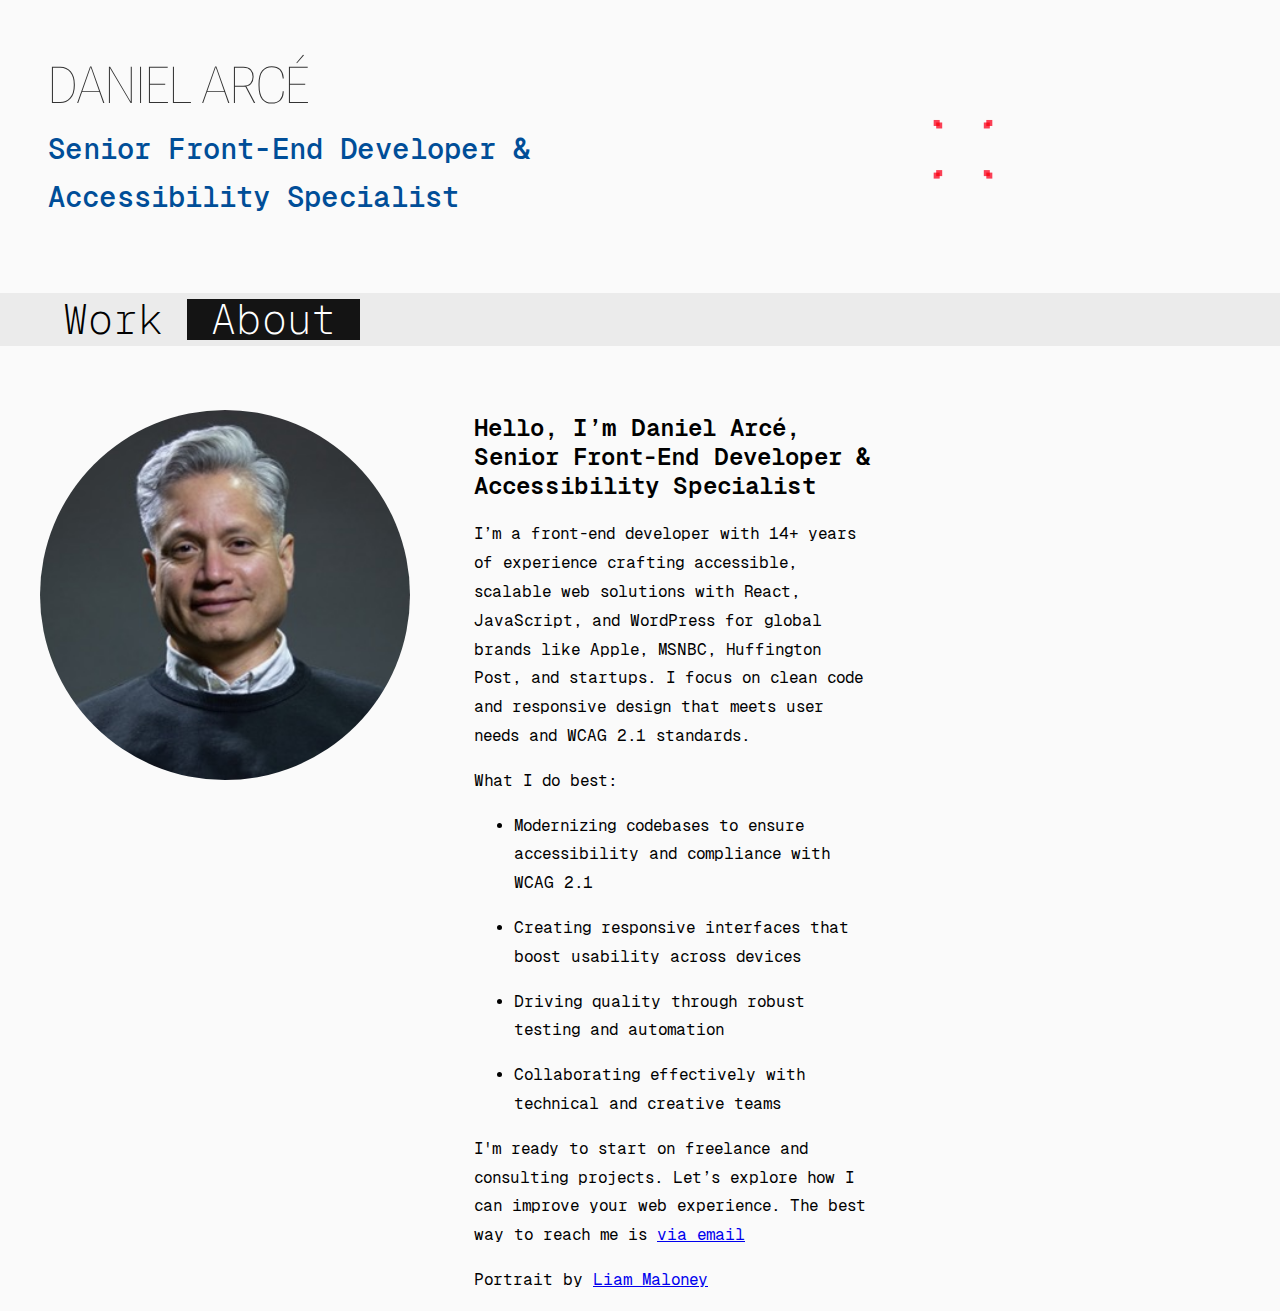
<file: about.html>
<!DOCTYPE html><html><head><meta charSet="utf-8"/><meta name="viewport" content="width=device-width"/><link rel="icon" href="/favicon.ico" sizes="16x16"/><link rel="icon" href="/favicon-32x32.png" sizes="32x32"/><link rel="icon" href="/favicon-96x96.png" sizes="96x96"/><link rel="apple-touch-icon" href="/apple-icon-180x180.png"/><meta name="next-head-count" content="6"/><link rel="preload" href="/_next/static/css/38bb14138ee71531.css" as="style" crossorigin=""/><link rel="stylesheet" href="/_next/static/css/38bb14138ee71531.css" crossorigin="" data-n-g=""/><link rel="preload" href="/_next/static/css/f42bcc187204a9f2.css" as="style" crossorigin=""/><link rel="stylesheet" href="/_next/static/css/f42bcc187204a9f2.css" crossorigin="" data-n-p=""/><noscript data-n-css=""></noscript><script defer="" crossorigin="" nomodule="" src="/_next/static/chunks/polyfills-c67a75d1b6f99dc8.js"></script><script src="/_next/static/chunks/webpack-515c9de819b787de.js" defer="" crossorigin=""></script><script src="/_next/static/chunks/framework-00e781f7ad5fefd0.js" defer="" crossorigin=""></script><script src="/_next/static/chunks/main-b0a179ea4c8720b8.js" defer="" crossorigin=""></script><script src="/_next/static/chunks/pages/_app-22c0511c89242553.js" defer="" crossorigin=""></script><script src="/_next/static/chunks/pages/about-ed6e23dc472a5526.js" defer="" crossorigin=""></script><script src="/_next/static/b9NpMGDtZFK-tZ-mIKVgr/_buildManifest.js" defer="" crossorigin=""></script><script src="/_next/static/b9NpMGDtZFK-tZ-mIKVgr/_ssgManifest.js" defer="" crossorigin=""></script></head><body><div id="__next"><script async="" src="https://www.googletagmanager.com/gtag/js?id=G-MHTZJGSKZL"></script><script>window.dataLayer = window.dataLayer || [];
                        function gtag(){dataLayer.push(arguments);}
                        gtag('js', new Date());
                        gtag('config', 'G-MHTZJGSKZL');
                        </script><div class="base__typography base__palette theme--default layout"><header class="Header_header__r9N9Y header"><section class="marquee"><div class="Header_masthead__VWnSg"><h1 class="Header_title__LrRDp" style="font-variation-settings:&quot;GRAD&quot; 0, &quot;wght&quot; 0">Daniel Arcé</h1><h2 class="Header_subtitle__dc5o2">Senior Front-End Developer &amp; Accessibility Specialist</h2></div><section class="Header_decoration__2_E9t"><div class="Cube_cube__DDwzQ "><div class="info"></div></div></section></section><nav class="Nav_nav__XUmSh nav" aria-label="Daniel Arcé"><ul><li role="button" aria-label="work" data-path="/" tabindex="0">work</li><li role="button" aria-label="about" data-path="about" tabindex="0">about</li><div class="Nav_slider__7Nzqx"></div></ul></nav></header><main class="content aboutPage_about__q5_R_"><aside class="aboutPage_aside__TxkPu"><figure class="aboutPage_headshot__yOMGL"><img src="/images/headshot-6-300.jpg" alt="Daniel Arcé, portrait by Liam Maloney"/></figure></aside><article class="aboutPage_source__kSvER"><h2>Hello, I’m Daniel Arcé,<br/>Senior Front-End Developer &amp; Accessibility Specialist</h2>
<p>I’m a front-end developer with 14+ years of experience crafting accessible, scalable web solutions with React, JavaScript, and WordPress for global brands like Apple, MSNBC, Huffington Post, and startups. I focus on clean code and responsive design that meets user needs and WCAG 2.1 standards.</p>
<p>What I do best:</p>
<ul>
<li>
<p>Modernizing codebases to ensure accessibility and compliance with WCAG 2.1</p>
</li>
<li>
<p>Creating responsive interfaces that boost usability across devices</p>
</li>
<li>
<p>Driving quality through robust testing and automation</p>
</li>
<li>
<p>Collaborating effectively with technical and creative teams</p>
</li>
</ul>
<p>I&#x27;m ready to start on freelance and consulting projects. Let’s explore how I can improve your web experience.
The best way to reach me is <a href="mailto:daniel.arce@gmail.com">via email</a></p>
<p>Portrait by <a href="https://www.liammaloneyphotos.com/">Liam Maloney</a></p></article></main></div></div><script id="__NEXT_DATA__" type="application/json" crossorigin="">{"props":{"pageProps":{"aboutData":[{"slug":"about","metaData":{"images":[{"src":"headshot-6-300.jpg","alt":"Daniel Arcé, portrait by Liam Maloney"}]},"mdxSource":{"compiledSource":"/*@jsxRuntime automatic @jsxImportSource react*/\nconst {Fragment: _Fragment, jsx: _jsx, jsxs: _jsxs} = arguments[0];\nconst {useMDXComponents: _provideComponents} = arguments[0];\nfunction _createMdxContent(props) {\n  const _components = Object.assign({\n    p: \"p\",\n    ul: \"ul\",\n    li: \"li\",\n    a: \"a\"\n  }, _provideComponents(), props.components);\n  return _jsxs(_Fragment, {\n    children: [_jsxs(\"h2\", {\n      children: [\"Hello, I’m Daniel Arcé,\", _jsx(\"br\", {}), \"Senior Front-End Developer \u0026 Accessibility Specialist\"]\n    }), \"\\n\", _jsx(_components.p, {\n      children: \"I’m a front-end developer with 14+ years of experience crafting accessible, scalable web solutions with React, JavaScript, and WordPress for global brands like Apple, MSNBC, Huffington Post, and startups. I focus on clean code and responsive design that meets user needs and WCAG 2.1 standards.\"\n    }), \"\\n\", _jsx(_components.p, {\n      children: \"What I do best:\"\n    }), \"\\n\", _jsxs(_components.ul, {\n      children: [\"\\n\", _jsxs(_components.li, {\n        children: [\"\\n\", _jsx(_components.p, {\n          children: \"Modernizing codebases to ensure accessibility and compliance with WCAG 2.1\"\n        }), \"\\n\"]\n      }), \"\\n\", _jsxs(_components.li, {\n        children: [\"\\n\", _jsx(_components.p, {\n          children: \"Creating responsive interfaces that boost usability across devices\"\n        }), \"\\n\"]\n      }), \"\\n\", _jsxs(_components.li, {\n        children: [\"\\n\", _jsx(_components.p, {\n          children: \"Driving quality through robust testing and automation\"\n        }), \"\\n\"]\n      }), \"\\n\", _jsxs(_components.li, {\n        children: [\"\\n\", _jsx(_components.p, {\n          children: \"Collaborating effectively with technical and creative teams\"\n        }), \"\\n\"]\n      }), \"\\n\"]\n    }), \"\\n\", _jsxs(_components.p, {\n      children: [\"I'm ready to start on freelance and consulting projects. Let’s explore how I can improve your web experience.\\nThe best way to reach me is \", _jsx(\"a\", {\n        href: \"mailto:daniel.arce@gmail.com\",\n        children: \"via email\"\n      })]\n    }), \"\\n\", _jsxs(_components.p, {\n      children: [\"Portrait by \", _jsx(_components.a, {\n        href: \"https://www.liammaloneyphotos.com/\",\n        children: \"Liam Maloney\"\n      })]\n    })]\n  });\n}\nfunction MDXContent(props = {}) {\n  const {wrapper: MDXLayout} = Object.assign({}, _provideComponents(), props.components);\n  return MDXLayout ? _jsx(MDXLayout, Object.assign({}, props, {\n    children: _jsx(_createMdxContent, props)\n  })) : _createMdxContent(props);\n}\nreturn {\n  default: MDXContent\n};\n","frontmatter":{},"scope":{}},"index":null}],"headerData":[{"slug":"masthead","metaData":{"title":"Daniel Arcé","subtitle":"Senior Front-End Developer \u0026 Accessibility Specialist"},"mdxSource":{"compiledSource":"/*@jsxRuntime automatic @jsxImportSource react*/\nconst {Fragment: _Fragment, jsx: _jsx} = arguments[0];\nconst {useMDXComponents: _provideComponents} = arguments[0];\nfunction _createMdxContent(props) {\n  return _jsx(_Fragment, {});\n}\nfunction MDXContent(props = {}) {\n  const {wrapper: MDXLayout} = Object.assign({}, _provideComponents(), props.components);\n  return MDXLayout ? _jsx(MDXLayout, Object.assign({}, props, {\n    children: _jsx(_createMdxContent, props)\n  })) : _createMdxContent(props);\n}\nreturn {\n  default: MDXContent\n};\n","frontmatter":{},"scope":{}},"index":null}]},"__N_SSG":true},"page":"/about","query":{},"buildId":"b9NpMGDtZFK-tZ-mIKVgr","isFallback":false,"gsp":true,"scriptLoader":[]}</script></body></html>
</file>
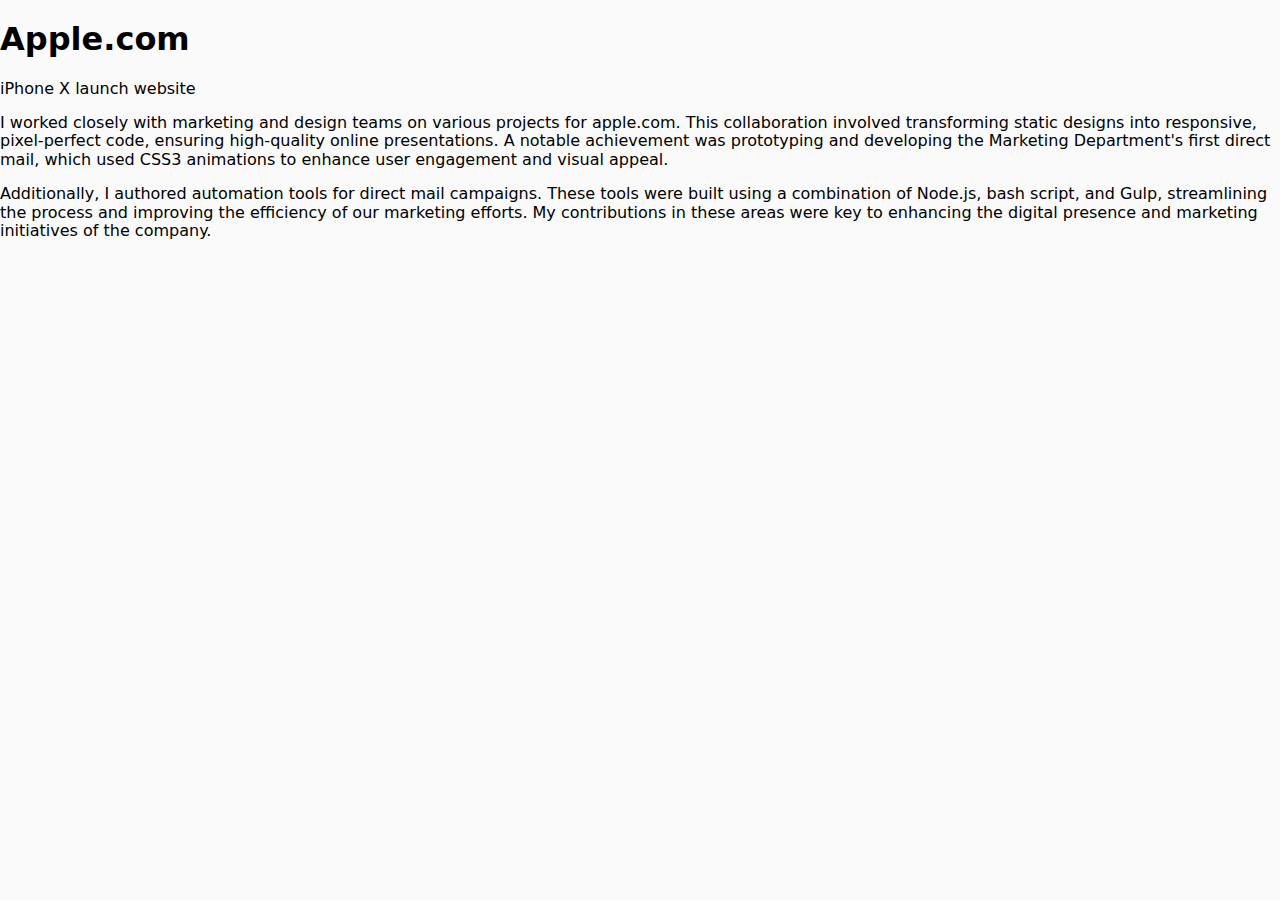
<file: apple.html>
<!DOCTYPE html><html><head><meta charSet="utf-8"/><meta name="viewport" content="width=device-width"/><link rel="icon" href="/favicon.ico" sizes="16x16"/><link rel="icon" href="/favicon-32x32.png" sizes="32x32"/><link rel="icon" href="/favicon-96x96.png" sizes="96x96"/><link rel="apple-touch-icon" href="/apple-icon-180x180.png"/><meta name="next-head-count" content="6"/><link rel="preload" href="/_next/static/css/38bb14138ee71531.css" as="style" crossorigin=""/><link rel="stylesheet" href="/_next/static/css/38bb14138ee71531.css" crossorigin="" data-n-g=""/><noscript data-n-css=""></noscript><script defer="" crossorigin="" nomodule="" src="/_next/static/chunks/polyfills-c67a75d1b6f99dc8.js"></script><script src="/_next/static/chunks/webpack-515c9de819b787de.js" defer="" crossorigin=""></script><script src="/_next/static/chunks/framework-00e781f7ad5fefd0.js" defer="" crossorigin=""></script><script src="/_next/static/chunks/main-b0a179ea4c8720b8.js" defer="" crossorigin=""></script><script src="/_next/static/chunks/pages/_app-22c0511c89242553.js" defer="" crossorigin=""></script><script src="/_next/static/chunks/pages/%5Bslug%5D-2942ec7724c825f3.js" defer="" crossorigin=""></script><script src="/_next/static/b9NpMGDtZFK-tZ-mIKVgr/_buildManifest.js" defer="" crossorigin=""></script><script src="/_next/static/b9NpMGDtZFK-tZ-mIKVgr/_ssgManifest.js" defer="" crossorigin=""></script></head><body><div id="__next"><script async="" src="https://www.googletagmanager.com/gtag/js?id=G-MHTZJGSKZL"></script><script>window.dataLayer = window.dataLayer || [];
                        function gtag(){dataLayer.push(arguments);}
                        gtag('js', new Date());
                        gtag('config', 'G-MHTZJGSKZL');
                        </script><h1>Apple.com</h1><p>iPhone X launch website</p><p></p><p>I worked closely with marketing and design teams on various projects for apple.com.
This collaboration involved transforming static designs into responsive, pixel-perfect code, ensuring high-quality online presentations.
A notable achievement was prototyping and developing the Marketing Department&#x27;s first direct mail, which used CSS3 animations to enhance user engagement and visual appeal.</p>
<p>Additionally, I authored automation tools for direct mail campaigns.
These tools were built using a combination of Node.js, bash script, and Gulp, streamlining the process and improving the efficiency of our marketing efforts. My contributions in these areas were key to enhancing the digital presence and marketing initiatives of the company.</p></div><script id="__NEXT_DATA__" type="application/json" crossorigin="">{"props":{"pageProps":{"metaData":{"index":40,"year":2017,"title":"Apple.com","subtitle":"iPhone X launch website","description":null,"details":"iPhone X launch website","links":[{"url":"https://web.archive.org/web/20180101231024/https://www.apple.com/iphone-x/","label":"iPhone X website archive"}],"images":[{"src":"iphonex.png","alt":"iPhone X launch, November 2017"}],"tags":["Front-end","Sass","Javascript","Node.js","bash","Gulp"]},"mdxSource":{"compiledSource":"/*@jsxRuntime automatic @jsxImportSource react*/\nconst {Fragment: _Fragment, jsx: _jsx, jsxs: _jsxs} = arguments[0];\nconst {useMDXComponents: _provideComponents} = arguments[0];\nfunction _createMdxContent(props) {\n  const _components = Object.assign({\n    p: \"p\"\n  }, _provideComponents(), props.components);\n  return _jsxs(_Fragment, {\n    children: [_jsx(_components.p, {\n      children: \"I worked closely with marketing and design teams on various projects for apple.com.\\nThis collaboration involved transforming static designs into responsive, pixel-perfect code, ensuring high-quality online presentations.\\nA notable achievement was prototyping and developing the Marketing Department's first direct mail, which used CSS3 animations to enhance user engagement and visual appeal.\"\n    }), \"\\n\", _jsx(_components.p, {\n      children: \"Additionally, I authored automation tools for direct mail campaigns.\\nThese tools were built using a combination of Node.js, bash script, and Gulp, streamlining the process and improving the efficiency of our marketing efforts. My contributions in these areas were key to enhancing the digital presence and marketing initiatives of the company.\"\n    })]\n  });\n}\nfunction MDXContent(props = {}) {\n  const {wrapper: MDXLayout} = Object.assign({}, _provideComponents(), props.components);\n  return MDXLayout ? _jsx(MDXLayout, Object.assign({}, props, {\n    children: _jsx(_createMdxContent, props)\n  })) : _createMdxContent(props);\n}\nreturn {\n  default: MDXContent\n};\n","frontmatter":{},"scope":{}}},"__N_SSG":true},"page":"/[slug]","query":{"slug":"apple"},"buildId":"b9NpMGDtZFK-tZ-mIKVgr","isFallback":false,"gsp":true,"scriptLoader":[]}</script></body></html>
</file>
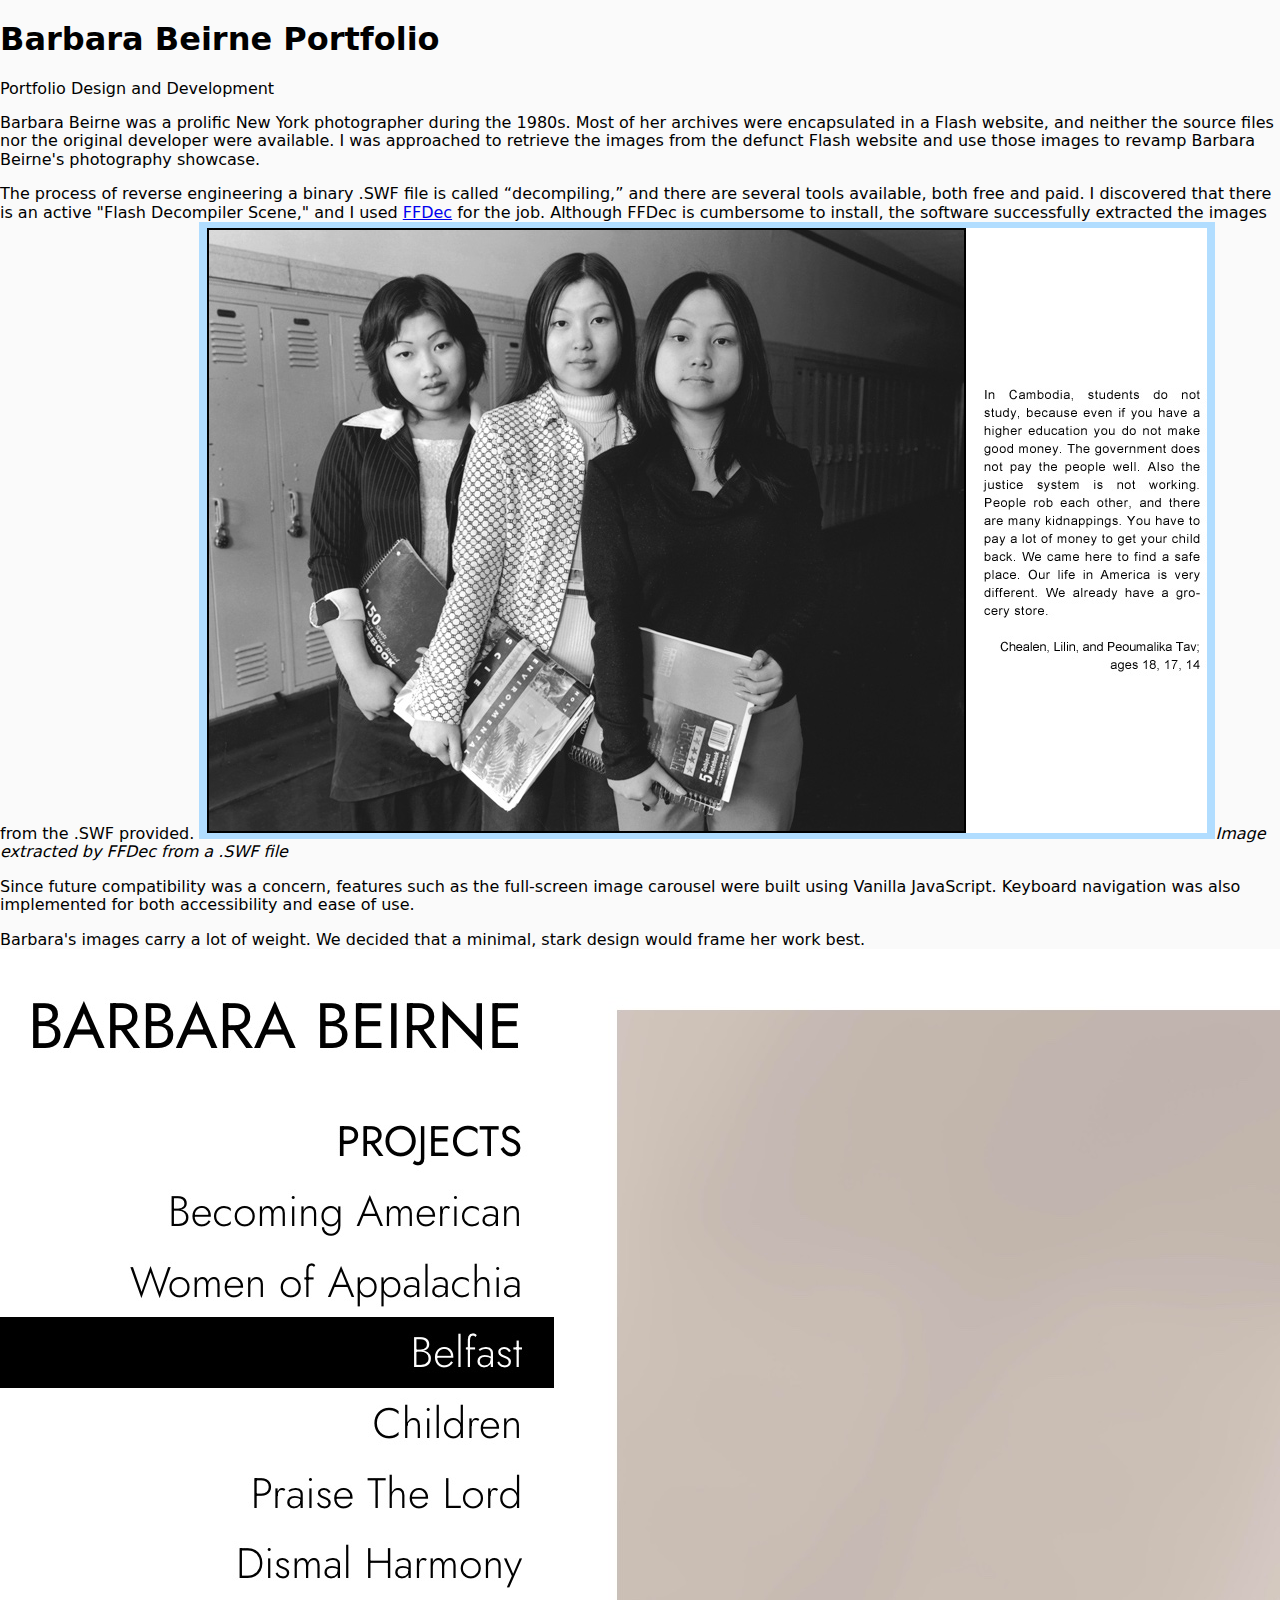
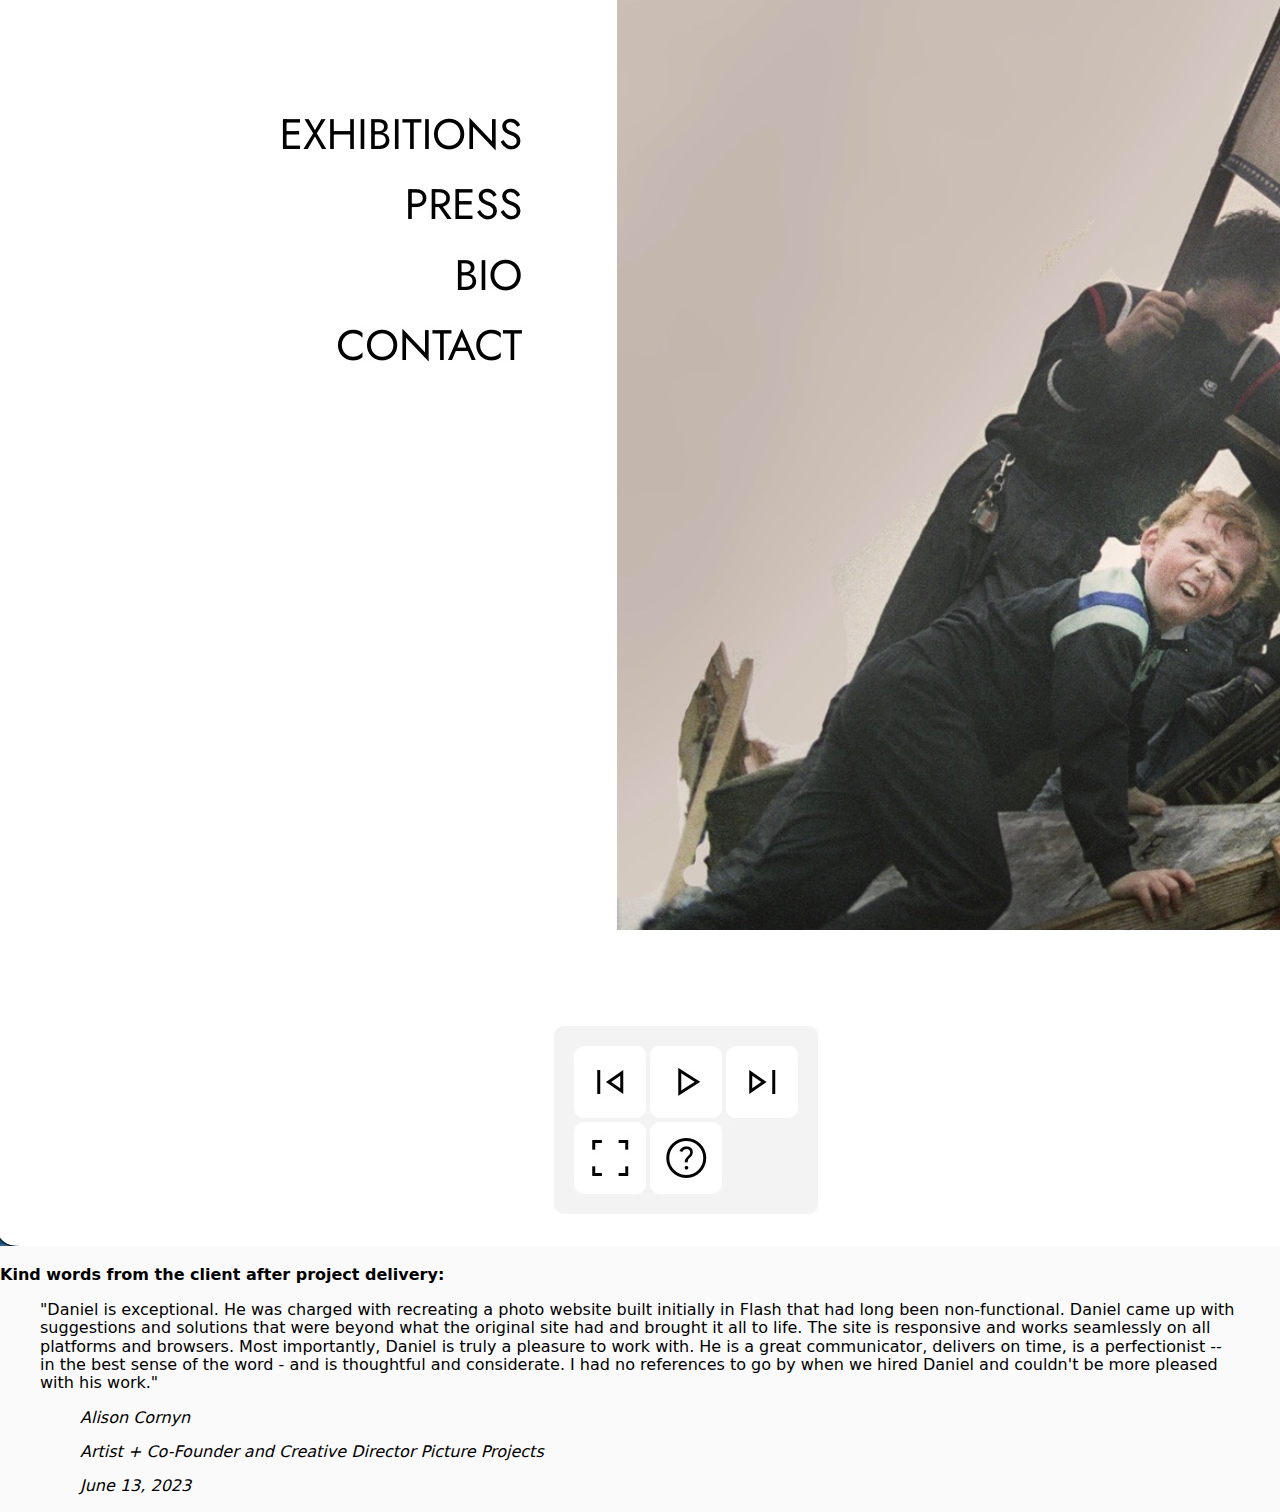
<file: barbarabeirne.html>
<!DOCTYPE html><html><head><meta charSet="utf-8"/><meta name="viewport" content="width=device-width"/><link rel="icon" href="/favicon.ico" sizes="16x16"/><link rel="icon" href="/favicon-32x32.png" sizes="32x32"/><link rel="icon" href="/favicon-96x96.png" sizes="96x96"/><link rel="apple-touch-icon" href="/apple-icon-180x180.png"/><meta name="next-head-count" content="6"/><link rel="preload" href="/_next/static/css/38bb14138ee71531.css" as="style" crossorigin=""/><link rel="stylesheet" href="/_next/static/css/38bb14138ee71531.css" crossorigin="" data-n-g=""/><noscript data-n-css=""></noscript><script defer="" crossorigin="" nomodule="" src="/_next/static/chunks/polyfills-c67a75d1b6f99dc8.js"></script><script src="/_next/static/chunks/webpack-515c9de819b787de.js" defer="" crossorigin=""></script><script src="/_next/static/chunks/framework-00e781f7ad5fefd0.js" defer="" crossorigin=""></script><script src="/_next/static/chunks/main-b0a179ea4c8720b8.js" defer="" crossorigin=""></script><script src="/_next/static/chunks/pages/_app-22c0511c89242553.js" defer="" crossorigin=""></script><script src="/_next/static/chunks/pages/%5Bslug%5D-2942ec7724c825f3.js" defer="" crossorigin=""></script><script src="/_next/static/b9NpMGDtZFK-tZ-mIKVgr/_buildManifest.js" defer="" crossorigin=""></script><script src="/_next/static/b9NpMGDtZFK-tZ-mIKVgr/_ssgManifest.js" defer="" crossorigin=""></script></head><body><div id="__next"><script async="" src="https://www.googletagmanager.com/gtag/js?id=G-MHTZJGSKZL"></script><script>window.dataLayer = window.dataLayer || [];
                        function gtag(){dataLayer.push(arguments);}
                        gtag('js', new Date());
                        gtag('config', 'G-MHTZJGSKZL');
                        </script><h1>Barbara Beirne Portfolio</h1><p>Portfolio Design and Development</p><p></p><p>Barbara Beirne was a prolific New York photographer during the 1980s. Most of her archives were encapsulated in a Flash website, and neither the source files nor the original developer were available.
I was approached to retrieve the images from the defunct Flash website and use those images to revamp Barbara Beirne&#x27;s photography showcase.</p>
<p>The process of reverse engineering a binary .SWF file is called “decompiling,” and there are several tools available, both free and paid.
I discovered that there is an active &quot;Flash Decompiler Scene,&quot; and I used <a href="https://blog.free-decompiler.com/">FFDec</a> for the job.
Although FFDec is cumbersome to install, the software successfully extracted the images from the .SWF provided. <img src="images/barbara-beirne-extracted-image.png" alt="Black and white image image of three Cambodian teens standing in front of high school lockers"/><em>Image extracted by FFDec from a .SWF file</em></p>
<p>Since future compatibility was a concern, features such as the full-screen image carousel were built using Vanilla JavaScript. Keyboard navigation was also implemented for both accessibility and ease of use.</p>
<p>Barbara&#x27;s images carry a lot of weight. We decided that a minimal, stark design would frame her work best.
<img src="images/barbara-beirne-custom-carousel-belfast-8.jpg" alt="A group of children are climbing on a large pile of debris, one of them is waving the Ulster Banner. Image by Barbara Beirne"/></p>
<p><strong>Kind words from the client after project delivery:</strong></p>
<blockquote>
<p>&quot;Daniel is exceptional. He was charged with recreating a photo website built initially in Flash that had long been non-functional.
Daniel came up with suggestions and solutions that were beyond what the original site had and brought it all to life.
The site is responsive and works seamlessly on all platforms and browsers.
Most importantly, Daniel is truly a pleasure to work with. He is a great communicator, delivers on time, is a perfectionist -- in the best sense of the word - and is thoughtful and considerate.
I had no references to go by when we hired Daniel and couldn&#x27;t be more pleased with his work.&quot;</p>
<blockquote>
<p><em>Alison Cornyn</em></p>
</blockquote>
</blockquote>
<blockquote>
<blockquote>
<p><em>Artist + Co-Founder and Creative Director Picture Projects</em></p>
</blockquote>
</blockquote>
<blockquote>
<blockquote>
<p><em>June 13, 2023</em></p>
</blockquote>
</blockquote></div><script id="__NEXT_DATA__" type="application/json" crossorigin="">{"props":{"pageProps":{"metaData":{"index":20,"year":2023,"title":"Barbara Beirne Portfolio","subtitle":"Portfolio Design and Development","description":null,"details":"Redesign and develop a new site with assets rescued from a legacy Flash website.","links":[{"url":"http://barbarabeirne.com/","label":"Launch Project"}],"images":[{"src":"barbara-beirne.jpg","alt":"A boy holding a rock to his ear. Image by Barbara Beirne"}],"tags":["Front-end","Javascript"]},"mdxSource":{"compiledSource":"/*@jsxRuntime automatic @jsxImportSource react*/\nconst {Fragment: _Fragment, jsx: _jsx, jsxs: _jsxs} = arguments[0];\nconst {useMDXComponents: _provideComponents} = arguments[0];\nfunction _createMdxContent(props) {\n  const _components = Object.assign({\n    p: \"p\",\n    a: \"a\",\n    img: \"img\",\n    em: \"em\",\n    strong: \"strong\",\n    blockquote: \"blockquote\"\n  }, _provideComponents(), props.components);\n  return _jsxs(_Fragment, {\n    children: [_jsx(_components.p, {\n      children: \"Barbara Beirne was a prolific New York photographer during the 1980s. Most of her archives were encapsulated in a Flash website, and neither the source files nor the original developer were available.\\nI was approached to retrieve the images from the defunct Flash website and use those images to revamp Barbara Beirne's photography showcase.\"\n    }), \"\\n\", _jsxs(_components.p, {\n      children: [\"The process of reverse engineering a binary .SWF file is called “decompiling,” and there are several tools available, both free and paid.\\nI discovered that there is an active \\\"Flash Decompiler Scene,\\\" and I used \", _jsx(_components.a, {\n        href: \"https://blog.free-decompiler.com/\",\n        children: \"FFDec\"\n      }), \" for the job.\\nAlthough FFDec is cumbersome to install, the software successfully extracted the images from the .SWF provided. \", _jsx(_components.img, {\n        src: \"images/barbara-beirne-extracted-image.png\",\n        alt: \"Black and white image image of three Cambodian teens standing in front of high school lockers\"\n      }), _jsx(_components.em, {\n        children: \"Image extracted by FFDec from a .SWF file\"\n      })]\n    }), \"\\n\", _jsx(_components.p, {\n      children: \"Since future compatibility was a concern, features such as the full-screen image carousel were built using Vanilla JavaScript. Keyboard navigation was also implemented for both accessibility and ease of use.\"\n    }), \"\\n\", _jsxs(_components.p, {\n      children: [\"Barbara's images carry a lot of weight. We decided that a minimal, stark design would frame her work best.\\n\", _jsx(_components.img, {\n        src: \"images/barbara-beirne-custom-carousel-belfast-8.jpg\",\n        alt: \"A group of children are climbing on a large pile of debris, one of them is waving the Ulster Banner. Image by Barbara Beirne\"\n      })]\n    }), \"\\n\", _jsx(_components.p, {\n      children: _jsx(_components.strong, {\n        children: \"Kind words from the client after project delivery:\"\n      })\n    }), \"\\n\", _jsxs(_components.blockquote, {\n      children: [\"\\n\", _jsx(_components.p, {\n        children: \"\\\"Daniel is exceptional. He was charged with recreating a photo website built initially in Flash that had long been non-functional.\\nDaniel came up with suggestions and solutions that were beyond what the original site had and brought it all to life.\\nThe site is responsive and works seamlessly on all platforms and browsers.\\nMost importantly, Daniel is truly a pleasure to work with. He is a great communicator, delivers on time, is a perfectionist -- in the best sense of the word - and is thoughtful and considerate.\\nI had no references to go by when we hired Daniel and couldn't be more pleased with his work.\\\"\"\n      }), \"\\n\", _jsxs(_components.blockquote, {\n        children: [\"\\n\", _jsx(_components.p, {\n          children: _jsx(_components.em, {\n            children: \"Alison Cornyn\"\n          })\n        }), \"\\n\"]\n      }), \"\\n\"]\n    }), \"\\n\", _jsxs(_components.blockquote, {\n      children: [\"\\n\", _jsxs(_components.blockquote, {\n        children: [\"\\n\", _jsx(_components.p, {\n          children: _jsx(_components.em, {\n            children: \"Artist + Co-Founder and Creative Director Picture Projects\"\n          })\n        }), \"\\n\"]\n      }), \"\\n\"]\n    }), \"\\n\", _jsxs(_components.blockquote, {\n      children: [\"\\n\", _jsxs(_components.blockquote, {\n        children: [\"\\n\", _jsx(_components.p, {\n          children: _jsx(_components.em, {\n            children: \"June 13, 2023\"\n          })\n        }), \"\\n\"]\n      }), \"\\n\"]\n    })]\n  });\n}\nfunction MDXContent(props = {}) {\n  const {wrapper: MDXLayout} = Object.assign({}, _provideComponents(), props.components);\n  return MDXLayout ? _jsx(MDXLayout, Object.assign({}, props, {\n    children: _jsx(_createMdxContent, props)\n  })) : _createMdxContent(props);\n}\nreturn {\n  default: MDXContent\n};\n","frontmatter":{},"scope":{}}},"__N_SSG":true},"page":"/[slug]","query":{"slug":"barbarabeirne"},"buildId":"b9NpMGDtZFK-tZ-mIKVgr","isFallback":false,"gsp":true,"scriptLoader":[]}</script></body></html>
</file>
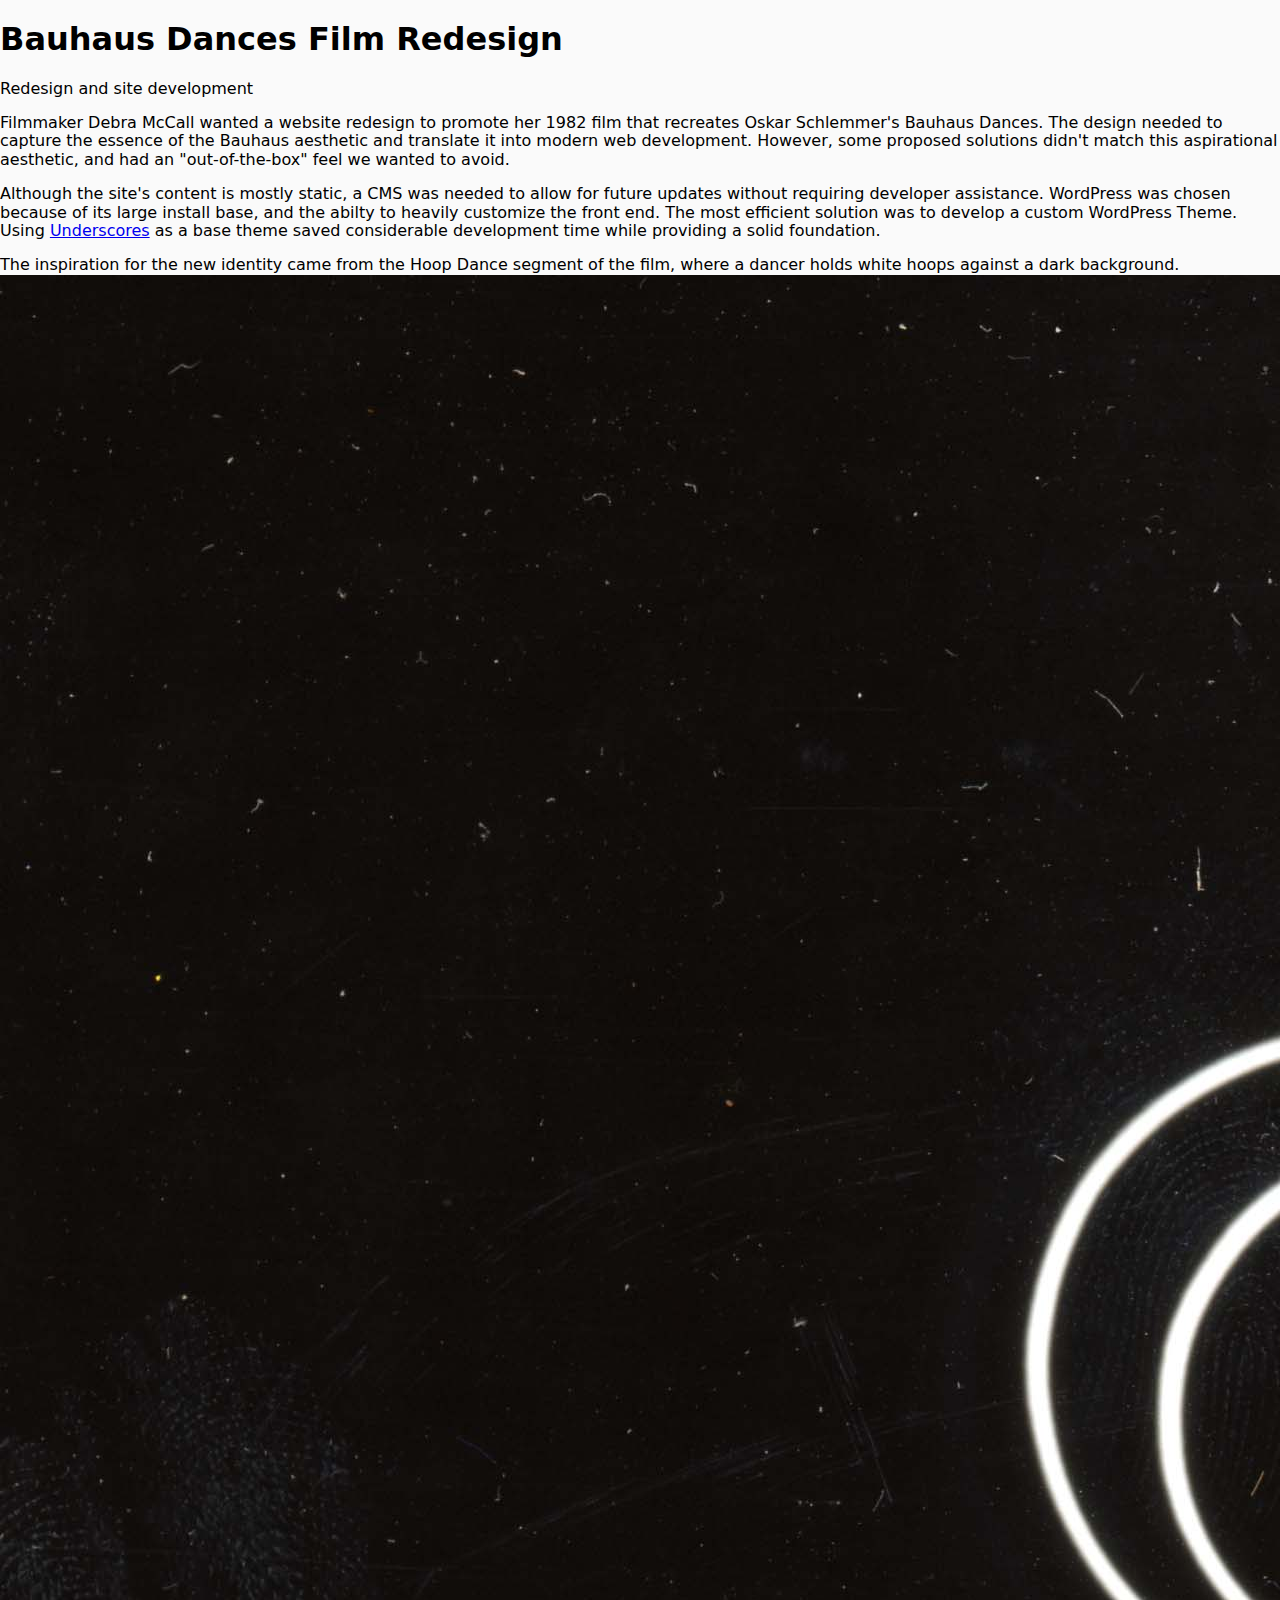
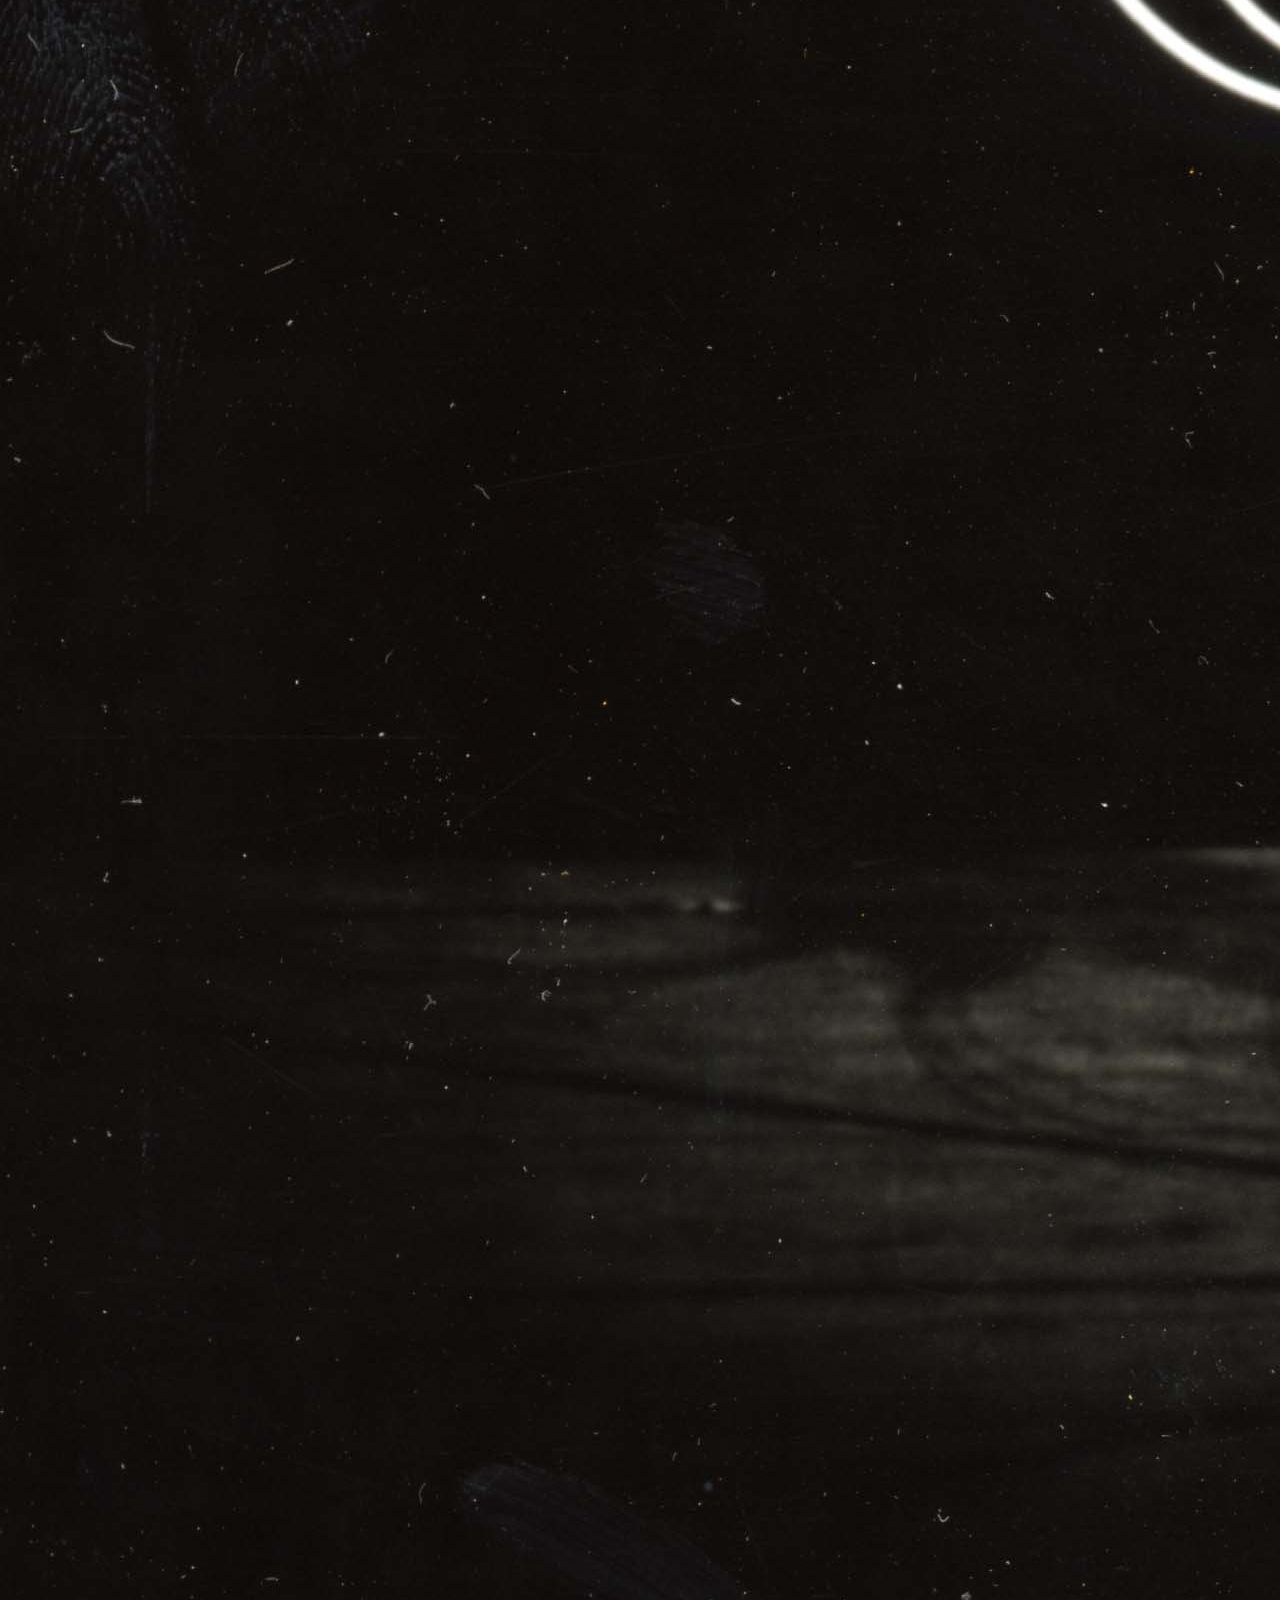
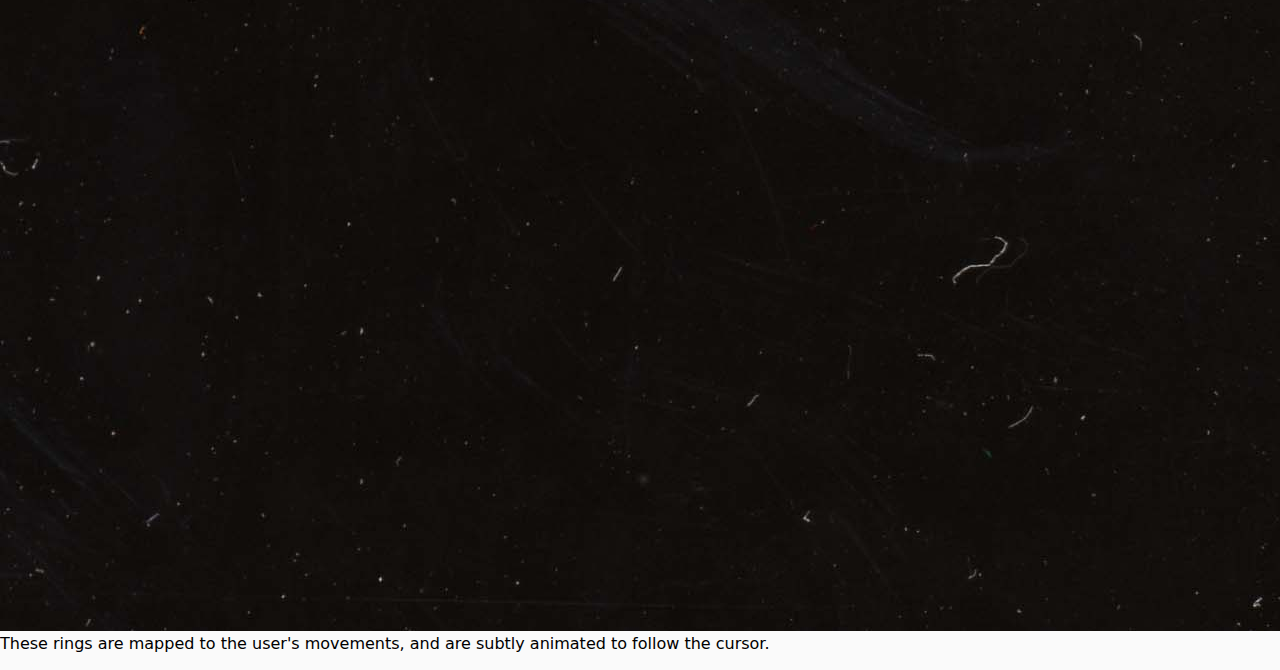
<file: bauhausdances.html>
<!DOCTYPE html><html><head><meta charSet="utf-8"/><meta name="viewport" content="width=device-width"/><link rel="icon" href="/favicon.ico" sizes="16x16"/><link rel="icon" href="/favicon-32x32.png" sizes="32x32"/><link rel="icon" href="/favicon-96x96.png" sizes="96x96"/><link rel="apple-touch-icon" href="/apple-icon-180x180.png"/><meta name="next-head-count" content="6"/><link rel="preload" href="/_next/static/css/38bb14138ee71531.css" as="style" crossorigin=""/><link rel="stylesheet" href="/_next/static/css/38bb14138ee71531.css" crossorigin="" data-n-g=""/><noscript data-n-css=""></noscript><script defer="" crossorigin="" nomodule="" src="/_next/static/chunks/polyfills-c67a75d1b6f99dc8.js"></script><script src="/_next/static/chunks/webpack-515c9de819b787de.js" defer="" crossorigin=""></script><script src="/_next/static/chunks/framework-00e781f7ad5fefd0.js" defer="" crossorigin=""></script><script src="/_next/static/chunks/main-b0a179ea4c8720b8.js" defer="" crossorigin=""></script><script src="/_next/static/chunks/pages/_app-22c0511c89242553.js" defer="" crossorigin=""></script><script src="/_next/static/chunks/pages/%5Bslug%5D-2942ec7724c825f3.js" defer="" crossorigin=""></script><script src="/_next/static/b9NpMGDtZFK-tZ-mIKVgr/_buildManifest.js" defer="" crossorigin=""></script><script src="/_next/static/b9NpMGDtZFK-tZ-mIKVgr/_ssgManifest.js" defer="" crossorigin=""></script></head><body><div id="__next"><script async="" src="https://www.googletagmanager.com/gtag/js?id=G-MHTZJGSKZL"></script><script>window.dataLayer = window.dataLayer || [];
                        function gtag(){dataLayer.push(arguments);}
                        gtag('js', new Date());
                        gtag('config', 'G-MHTZJGSKZL');
                        </script><h1>Bauhaus Dances Film Redesign</h1><p>Redesign and site development</p><p></p><p>Filmmaker Debra McCall wanted a website redesign to promote her 1982 film that recreates Oskar Schlemmer&#x27;s Bauhaus Dances.
The design needed to capture the essence of the Bauhaus aesthetic and translate it into modern web development.
However, some proposed solutions didn&#x27;t match this aspirational aesthetic, and had an &quot;out-of-the-box&quot; feel we wanted to avoid.</p>
<p>Although the site&#x27;s content is mostly static, a CMS was needed to allow for future updates without requiring developer assistance.
WordPress was chosen because of its large install base, and the abilty to heavily customize the front end.
The most efficient solution was to develop a custom WordPress Theme.
Using <a href="https://underscores.me/">Underscores</a> as a base theme saved considerable development time while providing a solid foundation.</p>
<p>The inspiration for the new identity came from the Hoop Dance segment of the film, where a dancer holds white hoops against a dark background.
<img src="images/bauhaus-dances-hoop-dance.jpg" alt="Reinfentanz performance. A dancer is standing on one foot, with her left foot stretched towards the back. She is holding five white rings in her hands. Two of the rings make concentric circles near her head, and the other three rings form concentric circles below her hips."/>
These rings are mapped to the user&#x27;s movements, and are subtly animated to follow the cursor.</p></div><script id="__NEXT_DATA__" type="application/json" crossorigin="">{"props":{"pageProps":{"metaData":{"index":30,"year":2023,"title":"Bauhaus Dances Film Redesign","subtitle":"Redesign and site development","description":null,"details":"Brand Identity and Custom Wordpress Rheme.","links":[{"url":"http://bauhausdances.org","label":"Launch Project"}],"images":[{"src":"bauhaus-dances.png","alt":"Bauhaus Dances"}],"tags":["Front-end","Wordpress","Custom-theme","PHP"]},"mdxSource":{"compiledSource":"/*@jsxRuntime automatic @jsxImportSource react*/\nconst {Fragment: _Fragment, jsx: _jsx, jsxs: _jsxs} = arguments[0];\nconst {useMDXComponents: _provideComponents} = arguments[0];\nfunction _createMdxContent(props) {\n  const _components = Object.assign({\n    p: \"p\",\n    a: \"a\",\n    img: \"img\"\n  }, _provideComponents(), props.components);\n  return _jsxs(_Fragment, {\n    children: [_jsx(_components.p, {\n      children: \"Filmmaker Debra McCall wanted a website redesign to promote her 1982 film that recreates Oskar Schlemmer's Bauhaus Dances.\\nThe design needed to capture the essence of the Bauhaus aesthetic and translate it into modern web development.\\nHowever, some proposed solutions didn't match this aspirational aesthetic, and had an \\\"out-of-the-box\\\" feel we wanted to avoid.\"\n    }), \"\\n\", _jsxs(_components.p, {\n      children: [\"Although the site's content is mostly static, a CMS was needed to allow for future updates without requiring developer assistance.\\nWordPress was chosen because of its large install base, and the abilty to heavily customize the front end.\\nThe most efficient solution was to develop a custom WordPress Theme.\\nUsing \", _jsx(_components.a, {\n        href: \"https://underscores.me/\",\n        children: \"Underscores\"\n      }), \" as a base theme saved considerable development time while providing a solid foundation.\"]\n    }), \"\\n\", _jsxs(_components.p, {\n      children: [\"The inspiration for the new identity came from the Hoop Dance segment of the film, where a dancer holds white hoops against a dark background.\\n\", _jsx(_components.img, {\n        src: \"images/bauhaus-dances-hoop-dance.jpg\",\n        alt: \"Reinfentanz performance. A dancer is standing on one foot, with her left foot stretched towards the back. She is holding five white rings in her hands. Two of the rings make concentric circles near her head, and the other three rings form concentric circles below her hips.\"\n      }), \"\\nThese rings are mapped to the user's movements, and are subtly animated to follow the cursor.\"]\n    })]\n  });\n}\nfunction MDXContent(props = {}) {\n  const {wrapper: MDXLayout} = Object.assign({}, _provideComponents(), props.components);\n  return MDXLayout ? _jsx(MDXLayout, Object.assign({}, props, {\n    children: _jsx(_createMdxContent, props)\n  })) : _createMdxContent(props);\n}\nreturn {\n  default: MDXContent\n};\n","frontmatter":{},"scope":{}}},"__N_SSG":true},"page":"/[slug]","query":{"slug":"bauhausdances"},"buildId":"b9NpMGDtZFK-tZ-mIKVgr","isFallback":false,"gsp":true,"scriptLoader":[]}</script></body></html>
</file>
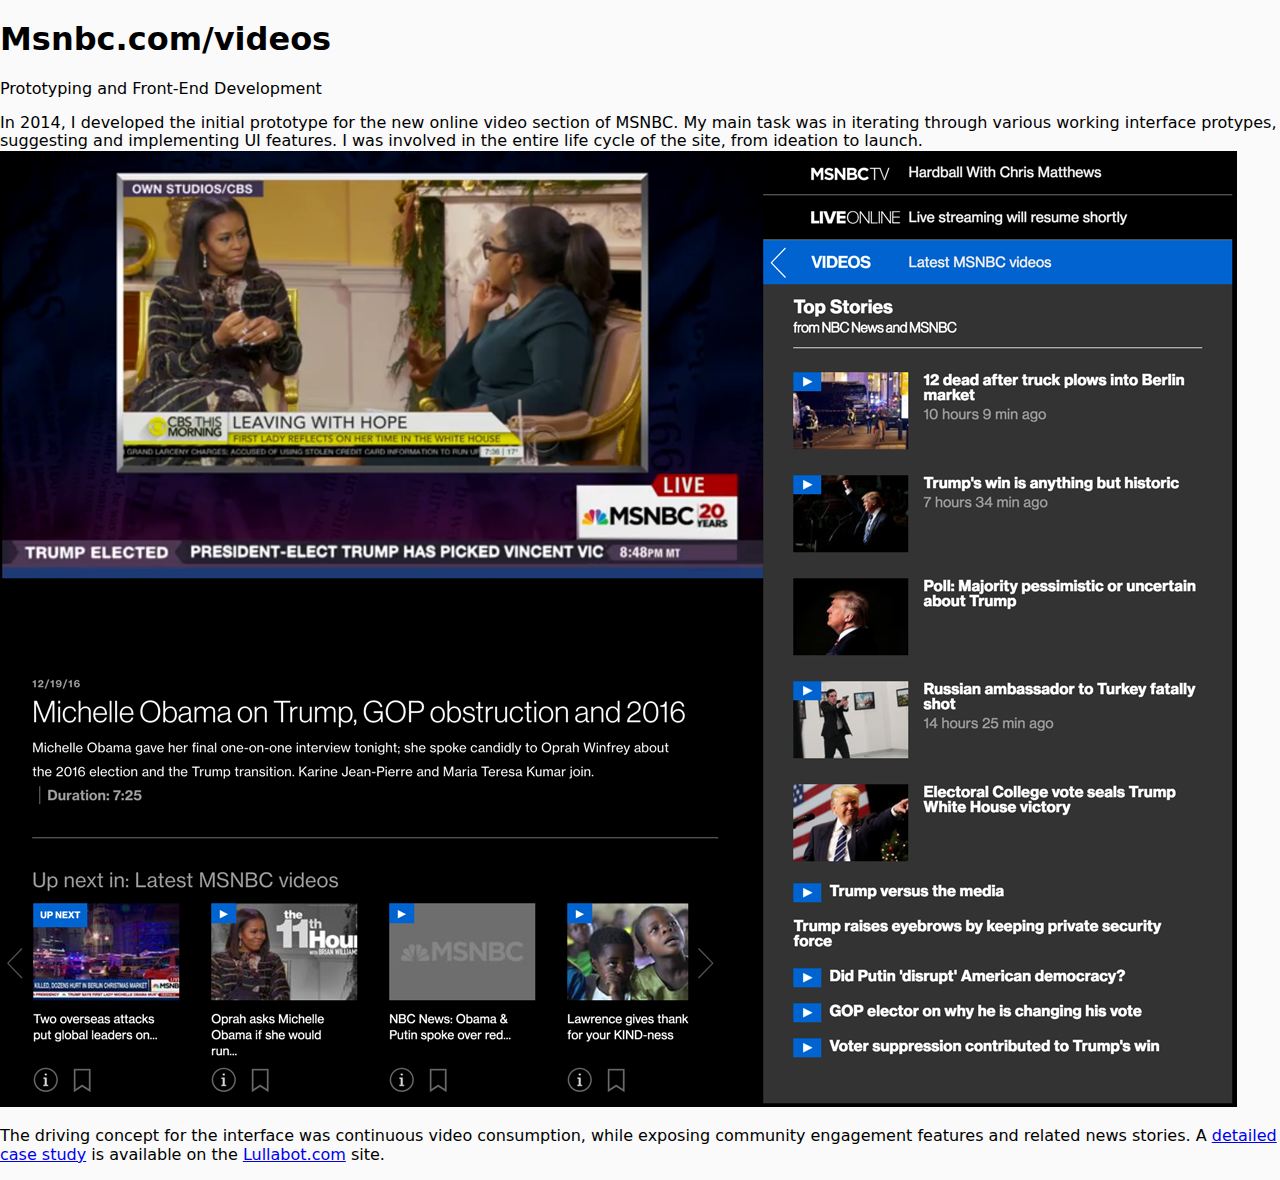
<file: msnbc.html>
<!DOCTYPE html><html><head><meta charSet="utf-8"/><meta name="viewport" content="width=device-width"/><link rel="icon" href="/favicon.ico" sizes="16x16"/><link rel="icon" href="/favicon-32x32.png" sizes="32x32"/><link rel="icon" href="/favicon-96x96.png" sizes="96x96"/><link rel="apple-touch-icon" href="/apple-icon-180x180.png"/><meta name="next-head-count" content="6"/><link rel="preload" href="/_next/static/css/38bb14138ee71531.css" as="style" crossorigin=""/><link rel="stylesheet" href="/_next/static/css/38bb14138ee71531.css" crossorigin="" data-n-g=""/><noscript data-n-css=""></noscript><script defer="" crossorigin="" nomodule="" src="/_next/static/chunks/polyfills-c67a75d1b6f99dc8.js"></script><script src="/_next/static/chunks/webpack-515c9de819b787de.js" defer="" crossorigin=""></script><script src="/_next/static/chunks/framework-00e781f7ad5fefd0.js" defer="" crossorigin=""></script><script src="/_next/static/chunks/main-b0a179ea4c8720b8.js" defer="" crossorigin=""></script><script src="/_next/static/chunks/pages/_app-22c0511c89242553.js" defer="" crossorigin=""></script><script src="/_next/static/chunks/pages/%5Bslug%5D-2942ec7724c825f3.js" defer="" crossorigin=""></script><script src="/_next/static/b9NpMGDtZFK-tZ-mIKVgr/_buildManifest.js" defer="" crossorigin=""></script><script src="/_next/static/b9NpMGDtZFK-tZ-mIKVgr/_ssgManifest.js" defer="" crossorigin=""></script></head><body><div id="__next"><script async="" src="https://www.googletagmanager.com/gtag/js?id=G-MHTZJGSKZL"></script><script>window.dataLayer = window.dataLayer || [];
                        function gtag(){dataLayer.push(arguments);}
                        gtag('js', new Date());
                        gtag('config', 'G-MHTZJGSKZL');
                        </script><h1>Msnbc.com/videos</h1><p>Prototyping and Front-End Development</p><p></p><p>In 2014, I developed the initial prototype for the new online video section of MSNBC.
My main task was in iterating through various working interface protypes, suggesting and implementing UI features.
I was involved in the entire life cycle of the site, from ideation to launch.
<img src="images/msnbc-interface.png" alt="MSNBC interface"/></p>
<p>The driving concept for the interface was continuous video consumption, while exposing community engagement features and related news stories.
A <a href="https://www.lullabot.com/articles/msnbc-video-and-drupalcon-case-study">detailed case study</a> is available on the <a href="https://www.lullabot.com/">Lullabot.com</a> site.</p></div><script id="__NEXT_DATA__" type="application/json" crossorigin="">{"props":{"pageProps":{"metaData":{"index":50,"year":2014,"title":"Msnbc.com/videos","subtitle":"Prototyping and Front-End Development","description":null,"details":"Online Video Channel Developed at NBC in Consultation with Lullabot.com","links":[{"url":null,"label":null}],"images":[{"src":"msnbc-watch-full-mockup.webp","alt":"MSNBC full interface mockup"}],"tags":["Front-end","Drupal","SCSS","Javascript"]},"mdxSource":{"compiledSource":"/*@jsxRuntime automatic @jsxImportSource react*/\nconst {Fragment: _Fragment, jsx: _jsx, jsxs: _jsxs} = arguments[0];\nconst {useMDXComponents: _provideComponents} = arguments[0];\nfunction _createMdxContent(props) {\n  const _components = Object.assign({\n    p: \"p\",\n    img: \"img\",\n    a: \"a\"\n  }, _provideComponents(), props.components);\n  return _jsxs(_Fragment, {\n    children: [_jsxs(_components.p, {\n      children: [\"In 2014, I developed the initial prototype for the new online video section of MSNBC.\\nMy main task was in iterating through various working interface protypes, suggesting and implementing UI features.\\nI was involved in the entire life cycle of the site, from ideation to launch.\\n\", _jsx(_components.img, {\n        src: \"images/msnbc-interface.png\",\n        alt: \"MSNBC interface\"\n      })]\n    }), \"\\n\", _jsxs(_components.p, {\n      children: [\"The driving concept for the interface was continuous video consumption, while exposing community engagement features and related news stories.\\nA \", _jsx(_components.a, {\n        href: \"https://www.lullabot.com/articles/msnbc-video-and-drupalcon-case-study\",\n        children: \"detailed case study\"\n      }), \" is available on the \", _jsx(_components.a, {\n        href: \"https://www.lullabot.com/\",\n        children: \"Lullabot.com\"\n      }), \" site.\"]\n    })]\n  });\n}\nfunction MDXContent(props = {}) {\n  const {wrapper: MDXLayout} = Object.assign({}, _provideComponents(), props.components);\n  return MDXLayout ? _jsx(MDXLayout, Object.assign({}, props, {\n    children: _jsx(_createMdxContent, props)\n  })) : _createMdxContent(props);\n}\nreturn {\n  default: MDXContent\n};\n","frontmatter":{},"scope":{}}},"__N_SSG":true},"page":"/[slug]","query":{"slug":"msnbc"},"buildId":"b9NpMGDtZFK-tZ-mIKVgr","isFallback":false,"gsp":true,"scriptLoader":[]}</script></body></html>
</file>
<file: _next/static/css/f42bcc187204a9f2.css>
.Cube_base__typography__ymYNs{font-family:GeistMonoVariableVF,Arial,Helvetica,sans-serif;-webkit-font-smoothing:antialiased;-moz-osx-font-smoothing:grayscale;text-rendering:optimizeLegibility;line-height:1.8rem}.Cube_cube__DDwzQ{height:100%}.Cube_vertex__dep6v{display:inline-block;position:absolute;width:6px;height:6px;transition:transform .3s ease-out;image-rendering:pixelated;mix-blend-mode:multiply}.theme--dark .Cube_vertex__dep6v,.theme--default .Cube_vertex__dep6v{background-color:#ff4057}.Nav_base__typography__YZHP8{font-family:GeistMonoVariableVF,Arial,Helvetica,sans-serif;-webkit-font-smoothing:antialiased;-moz-osx-font-smoothing:grayscale;text-rendering:optimizeLegibility;line-height:1.8rem}.Nav_nav__XUmSh{display:flex;font-size:2.6rem;font-variation-settings:"wght" 200}.theme--default .Nav_nav__XUmSh{background-color:#ebebeb}@media(max-width:1024px){.Nav_nav__XUmSh{font-size:.7rem;position:absolute;top:0;padding:12px 0;z-index:-1}}.Nav_nav__XUmSh ul{list-style:none;padding:0;margin:6px 39px;position:relative}@media(max-width:1024px){.Nav_nav__XUmSh ul{margin:0}}.Nav_nav__XUmSh li{float:left;text-transform:capitalize;padding:0 24px;line-height:100%;cursor:pointer}@media(max-width:1024px){.Nav_nav__XUmSh li{line-height:inherit}}.theme--default .Nav_nav__XUmSh li.Nav_selected__jQewR{color:#ebebeb}body.is-tab .theme--default .Nav_nav__XUmSh li:focus{outline-style:solid;outline-color:#000}body.is-tab .theme--dark .Nav_nav__XUmSh li:focus{outline-style:solid}.Nav_nav__XUmSh .Nav_slider__7Nzqx{position:absolute;bottom:0;height:100%;background-color:#fff;z-index:0;transition:left .1s ease-in-out,width .3s ease-in-out;mix-blend-mode:difference;transform:translateZ(0)}.Header_base__typography__567LH{font-family:GeistMonoVariableVF,Arial,Helvetica,sans-serif;-webkit-font-smoothing:antialiased;-moz-osx-font-smoothing:grayscale;text-rendering:optimizeLegibility;line-height:1.8rem}.Header_header__r9N9Y .Header_masthead__VWnSg{width:50%;padding:0 0 0 48px;position:relative;z-index:14}@media(max-width:1024px){.Header_header__r9N9Y .Header_masthead__VWnSg{width:80%;padding:0;margin-top:48px}}.Header_header__r9N9Y .Header_masthead__VWnSg .Header_title__LrRDp{font-family:Roboto Flex,Arial,Helvetica,sans-serif;font-size:3.2rem;text-transform:uppercase;margin:24px 0 0}.theme--default .Header_header__r9N9Y .Header_masthead__VWnSg .Header_title__LrRDp{color:#333}@media(max-width:1024px){.Header_header__r9N9Y .Header_masthead__VWnSg .Header_title__LrRDp{width:50%;display:inline-block;font-size:1rem;margin:0}}.Header_header__r9N9Y .Header_masthead__VWnSg .Header_subtitle__dc5o2{font-size:1.8rem;font-weight:600;line-height:3rem}.theme--default .Header_header__r9N9Y .Header_masthead__VWnSg .Header_subtitle__dc5o2{color:#004e98}@media(max-width:1024px){.Header_header__r9N9Y .Header_masthead__VWnSg .Header_subtitle__dc5o2{width:50%;float:right;display:inline-block;font-size:.8rem;line-height:1rem;margin:0}}.Header_header__r9N9Y .Header_decoration__2_E9t{width:50%;position:relative}@media(max-width:1024px){.Header_header__r9N9Y .Header_decoration__2_E9t{width:auto;position:absolute;left:85%}}@font-face{font-family:GeistMonoVariableVF;src:url(/fonts/GeistMonoVariableVF.woff2) format("woff2");font-weight:100 900;font-style:normal;font-display:swap}@font-face{font-family:Roboto Flex;src:url(/fonts/RobotoFlex[GRAD,XOPQ,XTRA,YOPQ,YTAS,YTDE,YTFI,YTLC,YTUC,opsz,slnt,wdth,wght].woff2) format("woff2-variations");font-weight:100 900;font-style:normal;font-display:swap}.aboutPage_base__typography__yrvoz{font-family:GeistMonoVariableVF,Arial,Helvetica,sans-serif;-webkit-font-smoothing:antialiased;-moz-osx-font-smoothing:grayscale;text-rendering:optimizeLegibility;line-height:1.8rem}.aboutPage_about__q5_R_ .aboutPage_aside__TxkPu{text-align:center;margin:48px 0 0}@media(max-width:1024px){.aboutPage_about__q5_R_ .aboutPage_headshot__yOMGL{display:inline-block;margin:0}}.aboutPage_about__q5_R_ .aboutPage_headshot__yOMGL img{border-radius:50%;width:100%;margin:0}.aboutPage_about__q5_R_ .aboutPage_source__kSvER{width:50%;padding-top:48px}@media(max-width:1024px){.aboutPage_about__q5_R_ .aboutPage_source__kSvER{width:100%}}
</file>
<file: _next/static/css/38bb14138ee71531.css>
/*! modern-normalize v2.0.0 | MIT License | https://github.com/sindresorhus/modern-normalize */*,:after,:before{box-sizing:border-box}html{font-family:system-ui,Segoe UI,Roboto,Helvetica,Arial,sans-serif,Apple Color Emoji,Segoe UI Emoji;line-height:1.15;-webkit-text-size-adjust:100%;-moz-tab-size:4;tab-size:4}body{margin:0}hr{height:0;color:inherit}abbr[title]{-webkit-text-decoration:underline dotted;text-decoration:underline dotted}b,strong{font-weight:bolder}code,kbd,pre,samp{font-family:ui-monospace,SFMono-Regular,Consolas,Liberation Mono,Menlo,monospace;font-size:1em}small{font-size:80%}sub,sup{font-size:75%;line-height:0;position:relative;vertical-align:baseline}sub{bottom:-.25em}sup{top:-.5em}table{text-indent:0;border-color:inherit}button,input,optgroup,select,textarea{font-family:inherit;font-size:100%;line-height:1.15;margin:0}button,select{text-transform:none}[type=button],[type=reset],[type=submit],button{-webkit-appearance:button}::-moz-focus-inner{border-style:none;padding:0}:-moz-focusring{outline:1px dotted ButtonText}:-moz-ui-invalid{box-shadow:none}legend{padding:0}progress{vertical-align:baseline}::-webkit-inner-spin-button,::-webkit-outer-spin-button{height:auto}[type=search]{-webkit-appearance:textfield;outline-offset:-2px}::-webkit-search-decoration{-webkit-appearance:none}::-webkit-file-upload-button{-webkit-appearance:button;font:inherit}summary{display:list-item}@font-face{font-family:GeistMonoVariableVF;src:url(/fonts/GeistMonoVariableVF.woff2) format("woff2");font-weight:100 900;font-style:normal;font-display:swap}@font-face{font-family:Roboto Flex;src:url(/fonts/RobotoFlex[GRAD,XOPQ,XTRA,YOPQ,YTAS,YTDE,YTFI,YTLC,YTUC,opsz,slnt,wdth,wght].woff2) format("woff2-variations");font-weight:100 900;font-style:normal;font-display:swap}.base__typography{font-family:GeistMonoVariableVF,Arial,Helvetica,sans-serif;-webkit-font-smoothing:antialiased;-moz-osx-font-smoothing:grayscale;text-rendering:optimizeLegibility;line-height:1.8rem}:export{mobileMax:768px;tabletMax:1024px}.layout{display:block}.layout .header{display:flex;flex-direction:column}@media(max-width:1024px){.layout .header{padding:0}}.layout .header .marquee{display:flex;justify-content:space-between;width:100%;padding:48px 0}@media(max-width:1024px){.layout .header .marquee{display:block;padding:0 24px}}.layout .header .nav{width:100%}@media(max-width:1024px){.layout .header .nav{padding:0;z-index:10}}.layout .content{display:grid;grid-template-columns:[left] minmax(450px,35%) [menu-end] auto [content-end];grid-gap:24px;grid-template-areas:"menu details"}@media(max-width:1024px){.layout .content{display:block;width:100%;padding:0 24px}}.layout .content .menu{grid-area:menu}.layout .content .projectDetails{grid-area:details;display:flex;flex-direction:column}.layout .content .aboutPage{display:flex;flex-direction:column;align-items:center}body{background-color:#fafafa}
</file>
